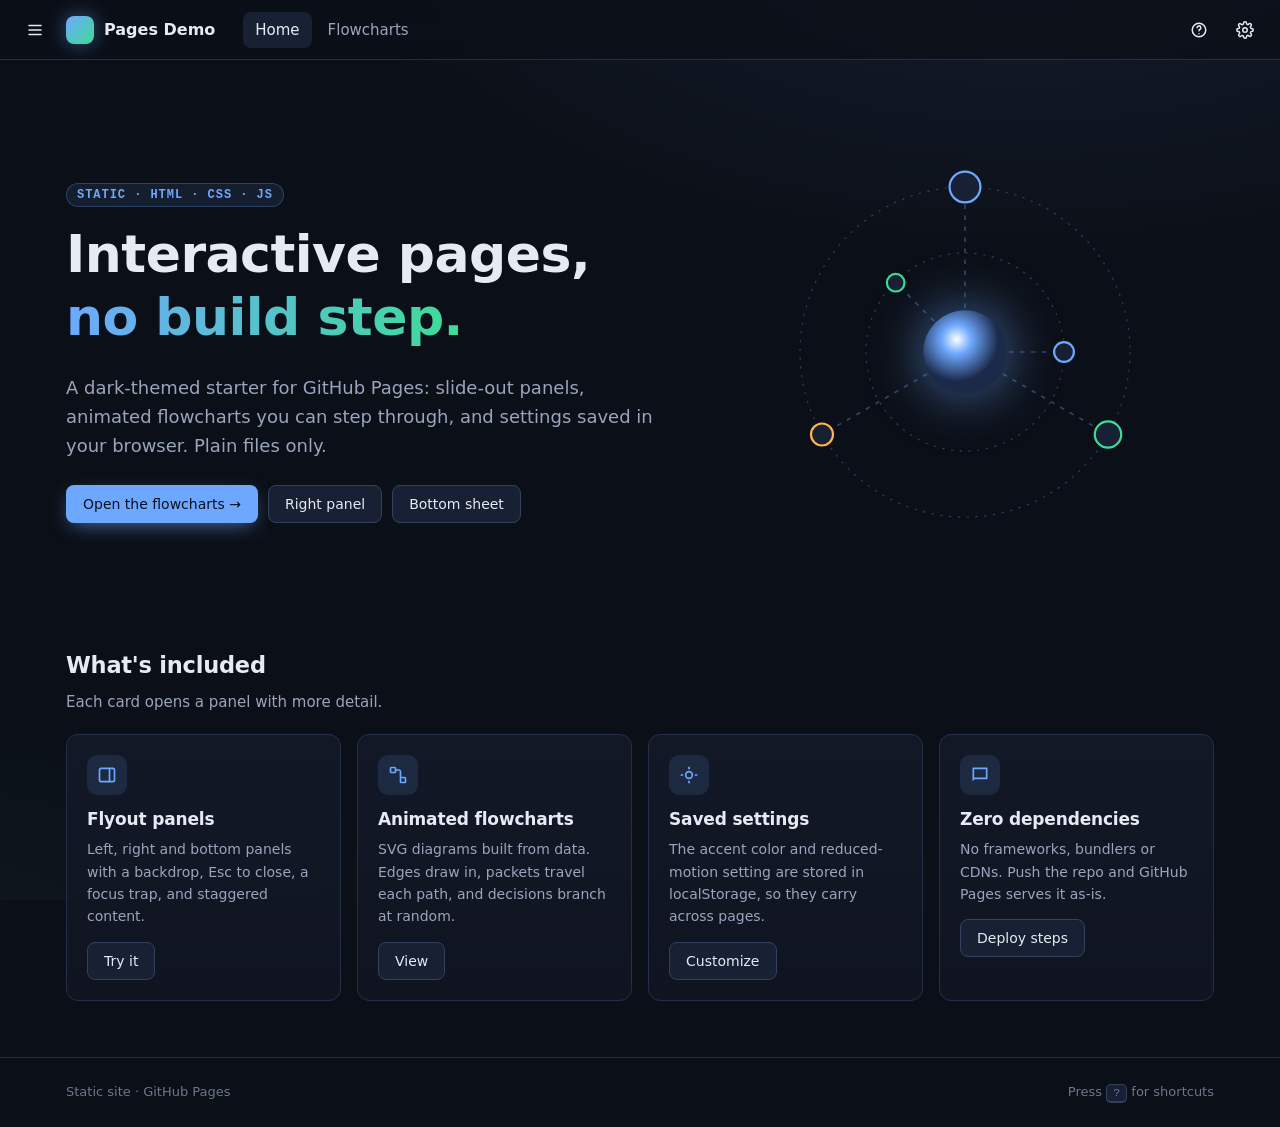
<file: index.html>
<!doctype html>
<html lang="en">
<head>
  <meta charset="utf-8">
  <meta name="viewport" content="width=device-width, initial-scale=1">
  <title>Pages Demo — Home</title>
  <meta name="description" content="Static, dark-themed interactive pages with flyout panels and animated flowcharts, hosted on GitHub Pages.">
  <meta name="theme-color" content="#0b0f17">
  <link rel="icon" href="data:image/svg+xml,%3Csvg xmlns='http://www.w3.org/2000/svg' viewBox='0 0 32 32'%3E%3Crect width='32' height='32' rx='8' fill='%236ea8fe'/%3E%3Cpath d='M9 16h6l3-6 3 12 2-6h0' stroke='%230b0f17' stroke-width='2.5' fill='none' stroke-linecap='round' stroke-linejoin='round'/%3E%3C/svg%3E">
  <link rel="stylesheet" href="assets/css/style.css">
</head>
<body>

  <header class="site-header">
    <button class="btn btn-ghost icon-btn" data-flyout-target="nav-panel" aria-controls="nav-panel" aria-label="Open navigation">
      <svg viewBox="0 0 24 24" fill="none" stroke="currentColor" stroke-width="2" stroke-linecap="round"><path d="M4 6h16M4 12h16M4 18h16"/></svg>
    </button>
    <a class="brand" href="./"><span class="brand-mark" aria-hidden="true"></span>Pages Demo</a>
    <nav class="top-nav" aria-label="Primary">
      <a href="./" aria-current="page">Home</a>
      <a href="flow.html">Flowcharts</a>
    </nav>
    <div class="header-actions">
      <button class="btn btn-ghost icon-btn" data-flyout-target="help-panel" aria-controls="help-panel" aria-label="Keyboard shortcuts">
        <svg viewBox="0 0 24 24" fill="none" stroke="currentColor" stroke-width="2" stroke-linecap="round"><circle cx="12" cy="12" r="9"/><path d="M9.5 9a2.5 2.5 0 1 1 3.5 2.3c-.7.3-1 1-1 1.7M12 17h.01"/></svg>
      </button>
      <button class="btn btn-ghost icon-btn" data-flyout-target="settings-panel" aria-controls="settings-panel" aria-label="Open settings">
        <svg viewBox="0 0 24 24" fill="none" stroke="currentColor" stroke-width="2" stroke-linecap="round" stroke-linejoin="round"><circle cx="12" cy="12" r="3"/><path d="M19.4 15a1.7 1.7 0 0 0 .3 1.8l.1.1a2 2 0 1 1-2.8 2.8l-.1-.1a1.7 1.7 0 0 0-1.8-.3 1.7 1.7 0 0 0-1 1.5V21a2 2 0 1 1-4 0v-.1a1.7 1.7 0 0 0-1.1-1.5 1.7 1.7 0 0 0-1.8.3l-.1.1a2 2 0 1 1-2.8-2.8l.1-.1a1.7 1.7 0 0 0 .3-1.8 1.7 1.7 0 0 0-1.5-1H3a2 2 0 1 1 0-4h.1a1.7 1.7 0 0 0 1.5-1.1 1.7 1.7 0 0 0-.3-1.8l-.1-.1a2 2 0 1 1 2.8-2.8l.1.1a1.7 1.7 0 0 0 1.8.3H9a1.7 1.7 0 0 0 1-1.5V3a2 2 0 1 1 4 0v.1a1.7 1.7 0 0 0 1 1.5 1.7 1.7 0 0 0 1.8-.3l.1-.1a2 2 0 1 1 2.8 2.8l-.1.1a1.7 1.7 0 0 0-.3 1.8V9a1.7 1.7 0 0 0 1.5 1H21a2 2 0 1 1 0 4h-.1a1.7 1.7 0 0 0-1.5 1z"/></svg>
      </button>
    </div>
  </header>

  <main class="container">
    <section class="hero">
      <div>
        <span class="eyebrow">Static · HTML · CSS · JS</span>
        <h1>Interactive pages,<br><span class="grad">no build step.</span></h1>
        <p class="lead">A dark-themed starter for GitHub Pages: slide-out panels, animated flowcharts you can step through, and settings saved in your browser. Plain files only.</p>
        <div class="hero-actions">
          <a class="btn btn-primary" href="flow.html">Open the flowcharts →</a>
          <button class="btn" data-flyout-target="details-panel" aria-controls="details-panel">Right panel</button>
          <button class="btn" data-flyout-target="sheet-panel" aria-controls="sheet-panel">Bottom sheet</button>
        </div>
      </div>

      <svg class="orbit" viewBox="0 0 400 400" role="img" aria-label="Decorative animated diagram of connected services">
        <defs>
          <radialGradient id="coreGrad" cx="40%" cy="35%">
            <stop offset="0%" stop-color="#fff"/>
            <stop offset="35%" style="stop-color:var(--accent)"/>
            <stop offset="100%" stop-color="#1b2a4a"/>
          </radialGradient>
        </defs>
        <circle class="ring" cx="200" cy="200" r="90"/>
        <circle class="ring" cx="200" cy="200" r="150"/>
        <g class="spin">
          <line class="link" x1="200" y1="200" x2="200" y2="50"/>
          <line class="link" x1="200" y1="200" x2="330" y2="275"/>
          <line class="link" x1="200" y1="200" x2="70" y2="275"/>
          <circle class="sat" cx="200" cy="50" r="14"/>
          <circle class="sat ok" cx="330" cy="275" r="12"/>
          <circle class="sat warn" cx="70" cy="275" r="10"/>
        </g>
        <g class="spin rev">
          <line class="link" x1="200" y1="200" x2="290" y2="200"/>
          <line class="link" x1="200" y1="200" x2="137" y2="137"/>
          <circle class="sat" cx="290" cy="200" r="9"/>
          <circle class="sat ok" cx="137" cy="137" r="8"/>
        </g>
        <circle class="core" cx="200" cy="200" r="38"/>
      </svg>
    </section>

    <section class="section">
      <div class="section-head">
        <div>
          <h2>What's included</h2>
          <p>Each card opens a panel with more detail.</p>
        </div>
      </div>
      <div class="grid">
        <article class="card">
          <div class="card-icon"><svg viewBox="0 0 24 24" fill="none" stroke="currentColor" stroke-width="2"><rect x="3" y="4" width="18" height="16" rx="2"/><path d="M15 4v16"/></svg></div>
          <h3>Flyout panels</h3>
          <p>Left, right and bottom panels with a backdrop, Esc to close, a focus trap, and staggered content.</p>
          <button class="btn" data-flyout-target="details-panel">Try it</button>
        </article>
        <article class="card">
          <div class="card-icon"><svg viewBox="0 0 24 24" fill="none" stroke="currentColor" stroke-width="2"><rect x="3" y="3" width="6" height="6" rx="1"/><rect x="15" y="15" width="6" height="6" rx="1"/><path d="M9 6h4a2 2 0 0 1 2 2v7"/></svg></div>
          <h3>Animated flowcharts</h3>
          <p>SVG diagrams built from data. Edges draw in, packets travel each path, and decisions branch at random.</p>
          <a class="btn" href="flow.html">View</a>
        </article>
        <article class="card">
          <div class="card-icon"><svg viewBox="0 0 24 24" fill="none" stroke="currentColor" stroke-width="2"><circle cx="12" cy="12" r="4"/><path d="M12 2v3M12 19v3M2 12h3M19 12h3"/></svg></div>
          <h3>Saved settings</h3>
          <p>The accent color and reduced-motion setting are stored in localStorage, so they carry across pages.</p>
          <button class="btn" data-flyout-target="settings-panel">Customize</button>
        </article>
        <article class="card">
          <div class="card-icon"><svg viewBox="0 0 24 24" fill="none" stroke="currentColor" stroke-width="2"><path d="M4 4h16v12H5.2L4 17.2z"/></svg></div>
          <h3>Zero dependencies</h3>
          <p>No frameworks, bundlers or CDNs. Push the repo and GitHub Pages serves it as-is.</p>
          <button class="btn" data-flyout-target="sheet-panel">Deploy steps</button>
        </article>
      </div>
    </section>
  </main>

  <footer class="site-footer">
    <div class="container">
      <span>Static site · GitHub Pages</span>
      <span>Press <kbd>?</kbd> for shortcuts</span>
    </div>
  </footer>

  <!-- ===================== Flyouts ===================== -->

  <aside class="flyout" id="nav-panel" data-side="left" aria-labelledby="nav-title">
    <div class="flyout-header">
      <span class="brand-mark" aria-hidden="true"></span>
      <h2 id="nav-title">Navigate</h2>
      <button class="btn btn-ghost icon-btn" data-flyout-close aria-label="Close">✕</button>
    </div>
    <div class="flyout-body">
      <ul class="nav-list stagger">
        <li><a href="./" aria-current="page"><svg viewBox="0 0 24 24" fill="none" stroke="currentColor" stroke-width="2"><path d="M3 11l9-7 9 7v9a1 1 0 0 1-1 1h-5v-6H9v6H4a1 1 0 0 1-1-1z"/></svg>Home</a></li>
        <li><a href="flow.html"><svg viewBox="0 0 24 24" fill="none" stroke="currentColor" stroke-width="2"><rect x="3" y="3" width="6" height="6" rx="1"/><rect x="15" y="15" width="6" height="6" rx="1"/><path d="M9 6h4a2 2 0 0 1 2 2v7"/></svg>Flowcharts</a></li>
        <li><a href="flow.html#request"><svg viewBox="0 0 24 24" fill="none" stroke="currentColor" stroke-width="2"><path d="M5 12h14M13 6l6 6-6 6"/></svg>Request lifecycle</a></li>
        <li><a href="#" data-flyout-target="settings-panel"><svg viewBox="0 0 24 24" fill="none" stroke="currentColor" stroke-width="2"><circle cx="12" cy="12" r="3"/><path d="M12 2v3M12 19v3M2 12h3M19 12h3"/></svg>Settings</a></li>
      </ul>
      <div class="nav-label">About</div>
      <p style="color:var(--text-dim);font-size:14px;margin:0 12px">The panels are plain HTML <code>&lt;aside&gt;</code> elements. A single script handles opening and closing them.</p>
    </div>
  </aside>

  <aside class="flyout" id="details-panel" data-side="right" aria-labelledby="details-title">
    <div class="flyout-header">
      <h2 id="details-title">Flyout anatomy</h2>
      <button class="btn btn-ghost icon-btn" data-flyout-close aria-label="Close">✕</button>
    </div>
    <div class="flyout-body stagger">
      <p style="color:var(--text-dim)">Any element with <code>data-flyout-target="id"</code> opens the panel with that id.</p>
      <details class="acc" open>
        <summary>Markup</summary>
        <div class="acc-body"><code>&lt;aside class="flyout" id="x" data-side="right"&gt;</code><br>Sides: <code>left</code>, <code>right</code>, <code>bottom</code>. Add <code>data-modal="false"</code> to drop the backdrop.</div>
      </details>
      <details class="acc">
        <summary>Keyboard</summary>
        <div class="acc-body"><kbd>Esc</kbd> closes the top panel. <kbd>Tab</kbd> stays inside modal panels. Focus goes back to the button that opened the panel.</div>
      </details>
      <details class="acc">
        <summary>JavaScript API</summary>
        <div class="acc-body"><code>Flyout.open(id)</code>, <code>Flyout.close(id)</code>, <code>Flyout.toggle(id)</code>, <code>Flyout.closeAll()</code>. Each panel fires <code>flyout:open</code> and <code>flyout:close</code> events.</div>
      </details>
      <details class="acc">
        <summary>Stacking</summary>
        <div class="acc-body">Panels on different sides can be open together. Try opening the bottom sheet from here.</div>
      </details>
      <button class="btn" data-flyout-target="sheet-panel">Open bottom sheet</button>
    </div>
  </aside>

  <aside class="flyout" id="sheet-panel" data-side="bottom" aria-labelledby="sheet-title">
    <div class="flyout-header">
      <h2 id="sheet-title">Publish to GitHub Pages</h2>
      <button class="btn btn-ghost icon-btn" data-flyout-close aria-label="Close">✕</button>
    </div>
    <div class="flyout-body">
      <div class="container" style="padding:0">
        <ol class="stagger" style="color:var(--text-dim);padding-left:20px;margin:0">
          <li>Push this repository to GitHub.</li>
          <li>Open <strong>Settings → Pages</strong>.</li>
          <li>Under <strong>Build and deployment</strong>, choose <em>Deploy from a branch</em>.</li>
          <li>Pick branch <code>main</code> and folder <code>/ (root)</code>, then save.</li>
          <li>After a minute or so the site is live at <code>https://&lt;user&gt;.github.io/&lt;repo&gt;/</code>.</li>
        </ol>
      </div>
    </div>
  </aside>

  <aside class="flyout" id="settings-panel" data-side="right" aria-labelledby="settings-title">
    <div class="flyout-header">
      <h2 id="settings-title">Settings</h2>
      <button class="btn btn-ghost icon-btn" data-flyout-close aria-label="Close">✕</button>
    </div>
    <div class="flyout-body stagger">
      <div class="field">
        <span class="label">Accent color</span>
        <div class="swatches">
          <button class="swatch" data-color="#6ea8fe" style="background:#6ea8fe" aria-label="Blue"></button>
          <button class="swatch" data-color="#a78bfa" style="background:#a78bfa" aria-label="Violet"></button>
          <button class="swatch" data-color="#3ddc97" style="background:#3ddc97" aria-label="Green"></button>
          <button class="swatch" data-color="#ff8a65" style="background:#ff8a65" aria-label="Orange"></button>
          <button class="swatch" data-color="#f472b6" style="background:#f472b6" aria-label="Pink"></button>
        </div>
      </div>
      <div class="field">
        <label class="switch">Reduce motion <input type="checkbox" id="reduceMotion"></label>
        <div class="hint">Turns animations off. Your system's reduced-motion setting is also respected.</div>
      </div>
    </div>
    <div class="flyout-footer">
      <button class="btn" id="resetSettings">Reset</button>
      <button class="btn btn-primary" data-flyout-close>Done</button>
    </div>
  </aside>

  <aside class="flyout" id="help-panel" data-side="right" aria-labelledby="help-title">
    <div class="flyout-header">
      <h2 id="help-title">Keyboard shortcuts</h2>
      <button class="btn btn-ghost icon-btn" data-flyout-close aria-label="Close">✕</button>
    </div>
    <div class="flyout-body">
      <dl class="kv stagger">
        <dt><kbd>?</kbd></dt><dd>Show this panel</dd>
        <dt><kbd>m</kbd></dt><dd>Toggle navigation</dd>
        <dt><kbd>,</kbd></dt><dd>Open settings</dd>
        <dt><kbd>Esc</kbd></dt><dd>Close top panel</dd>
      </dl>
    </div>
  </aside>

  <script src="assets/js/main.js"></script>
  <script src="assets/js/shortcuts.js"></script>
</body>
</html>
</file>
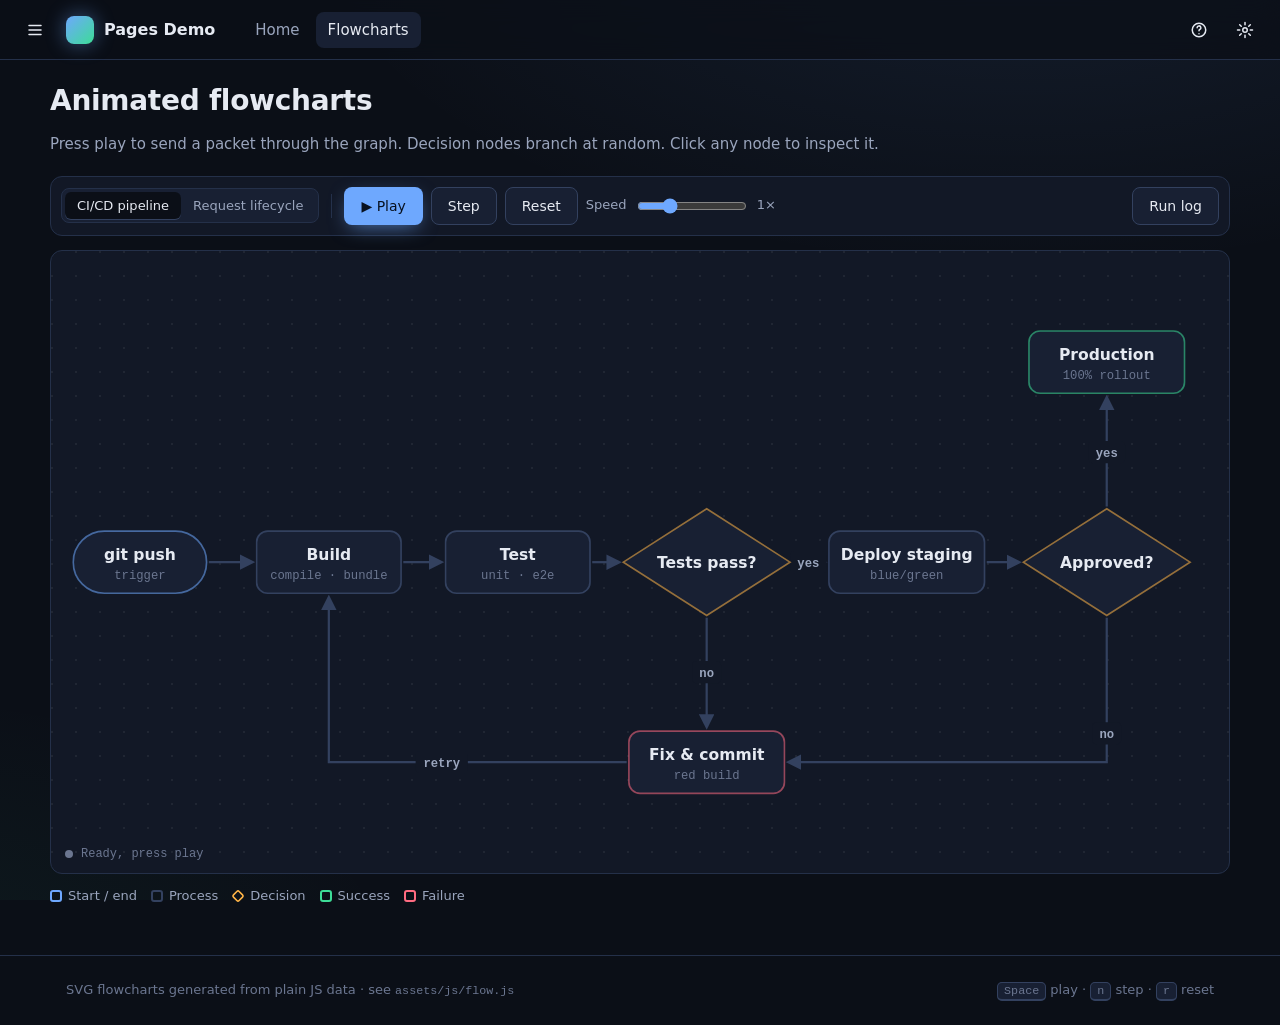
<file: flow.html>
<!doctype html>
<html lang="en">
<head>
  <meta charset="utf-8">
  <meta name="viewport" content="width=device-width, initial-scale=1">
  <title>Pages Demo — Flowcharts</title>
  <meta name="description" content="Animated, interactive SVG flowcharts you can play, step through and inspect.">
  <meta name="theme-color" content="#0b0f17">
  <link rel="icon" href="data:image/svg+xml,%3Csvg xmlns='http://www.w3.org/2000/svg' viewBox='0 0 32 32'%3E%3Crect width='32' height='32' rx='8' fill='%236ea8fe'/%3E%3Cpath d='M9 16h6l3-6 3 12 2-6h0' stroke='%230b0f17' stroke-width='2.5' fill='none' stroke-linecap='round' stroke-linejoin='round'/%3E%3C/svg%3E">
  <link rel="stylesheet" href="assets/css/style.css">
</head>
<body>

  <header class="site-header">
    <button class="btn btn-ghost icon-btn" data-flyout-target="nav-panel" aria-controls="nav-panel" aria-label="Open navigation">
      <svg viewBox="0 0 24 24" fill="none" stroke="currentColor" stroke-width="2" stroke-linecap="round"><path d="M4 6h16M4 12h16M4 18h16"/></svg>
    </button>
    <a class="brand" href="./"><span class="brand-mark" aria-hidden="true"></span>Pages Demo</a>
    <nav class="top-nav" aria-label="Primary">
      <a href="./">Home</a>
      <a href="flow.html" aria-current="page">Flowcharts</a>
    </nav>
    <div class="header-actions">
      <button class="btn btn-ghost icon-btn" data-flyout-target="help-panel" aria-controls="help-panel" aria-label="Keyboard shortcuts">
        <svg viewBox="0 0 24 24" fill="none" stroke="currentColor" stroke-width="2" stroke-linecap="round"><circle cx="12" cy="12" r="9"/><path d="M9.5 9a2.5 2.5 0 1 1 3.5 2.3c-.7.3-1 1-1 1.7M12 17h.01"/></svg>
      </button>
      <button class="btn btn-ghost icon-btn" data-flyout-target="settings-panel" aria-controls="settings-panel" aria-label="Open settings">
        <svg viewBox="0 0 24 24" fill="none" stroke="currentColor" stroke-width="2" stroke-linecap="round" stroke-linejoin="round"><circle cx="12" cy="12" r="3"/><path d="M12 2v3M12 19v3M2 12h3M19 12h3M4.9 4.9l2.1 2.1M17 17l2.1 2.1M4.9 19.1L7 17M17 7l2.1-2.1"/></svg>
      </button>
    </div>
  </header>

  <main class="container flow-layout">
    <div class="section-head">
      <div>
        <h1 style="font-size:28px">Animated flowcharts</h1>
        <p>Press play to send a packet through the graph. Decision nodes branch at random. Click any node to inspect it.</p>
      </div>
    </div>

    <div class="flow-toolbar" role="toolbar" aria-label="Flowchart controls">
      <div class="tabs" role="tablist" aria-label="Choose a flowchart" id="flowTabs"></div>
      <span class="sep" aria-hidden="true"></span>
      <button class="btn btn-primary" id="playBtn" aria-keyshortcuts="Space">▶ Play</button>
      <button class="btn" id="stepBtn" aria-keyshortcuts="n">Step</button>
      <button class="btn" id="resetBtn" aria-keyshortcuts="r">Reset</button>
      <label class="speed">Speed <input type="range" id="speed" min="0.25" max="3" step="0.25" value="1"><output id="speedOut">1×</output></label>
      <span class="grow"></span>
      <button class="btn" data-flyout-target="log-panel" aria-controls="log-panel" aria-keyshortcuts="l">Run log</button>
    </div>

    <div class="flow-stage" id="stage">
      <svg id="flowSvg" role="group" aria-label="Flowchart"></svg>
      <div class="flow-status" id="status"><span class="dot"></span><span id="statusText">Ready</span></div>
    </div>

    <div class="legend" aria-label="Legend">
      <span><i style="border-color:var(--accent)"></i>Start / end</span>
      <span><i style="border-color:var(--border-strong)"></i>Process</span>
      <span><i style="border-color:var(--warn);transform:rotate(45deg) scale(.8)"></i>Decision</span>
      <span><i style="border-color:var(--ok)"></i>Success</span>
      <span><i style="border-color:var(--bad)"></i>Failure</span>
    </div>
  </main>

  <footer class="site-footer">
    <div class="container">
      <span>SVG flowcharts generated from plain JS data · see <code>assets/js/flow.js</code></span>
      <span><kbd>Space</kbd> play · <kbd>n</kbd> step · <kbd>r</kbd> reset</span>
    </div>
  </footer>

  <!-- ===================== Flyouts ===================== -->

  <!-- Node inspector: non-modal so the animation stays visible -->
  <aside class="flyout" id="node-panel" data-side="right" data-modal="false" aria-labelledby="node-title">
    <div class="flyout-header">
      <h2 id="node-title">Node</h2>
      <button class="btn btn-ghost icon-btn" data-flyout-close aria-label="Close">✕</button>
    </div>
    <div class="flyout-body" id="nodeBody"></div>
    <div class="flyout-footer">
      <button class="btn" id="runFromHere">Run from here</button>
    </div>
  </aside>

  <aside class="flyout" id="log-panel" data-side="left" data-modal="false" aria-labelledby="log-title">
    <div class="flyout-header">
      <h2 id="log-title">Run log</h2>
      <button class="btn btn-ghost" id="clearLog">Clear</button>
      <button class="btn btn-ghost icon-btn" data-flyout-close aria-label="Close" style="margin-left:0">✕</button>
    </div>
    <div class="flyout-body">
      <ol class="log" id="log" aria-live="polite"></ol>
    </div>
  </aside>

  <aside class="flyout" id="nav-panel" data-side="left" aria-labelledby="nav-title">
    <div class="flyout-header">
      <span class="brand-mark" aria-hidden="true"></span>
      <h2 id="nav-title">Navigate</h2>
      <button class="btn btn-ghost icon-btn" data-flyout-close aria-label="Close">✕</button>
    </div>
    <div class="flyout-body">
      <ul class="nav-list stagger">
        <li><a href="./"><svg viewBox="0 0 24 24" fill="none" stroke="currentColor" stroke-width="2"><path d="M3 11l9-7 9 7v9a1 1 0 0 1-1 1h-5v-6H9v6H4a1 1 0 0 1-1-1z"/></svg>Home</a></li>
        <li><a href="flow.html#pipeline" aria-current="page"><svg viewBox="0 0 24 24" fill="none" stroke="currentColor" stroke-width="2"><rect x="3" y="3" width="6" height="6" rx="1"/><rect x="15" y="15" width="6" height="6" rx="1"/><path d="M9 6h4a2 2 0 0 1 2 2v7"/></svg>CI/CD pipeline</a></li>
        <li><a href="flow.html#request"><svg viewBox="0 0 24 24" fill="none" stroke="currentColor" stroke-width="2"><path d="M5 12h14M13 6l6 6-6 6"/></svg>Request lifecycle</a></li>
        <li><a href="#" data-flyout-target="settings-panel"><svg viewBox="0 0 24 24" fill="none" stroke="currentColor" stroke-width="2"><circle cx="12" cy="12" r="3"/><path d="M12 2v3M12 19v3M2 12h3M19 12h3"/></svg>Settings</a></li>
      </ul>
    </div>
  </aside>

  <aside class="flyout" id="settings-panel" data-side="right" aria-labelledby="settings-title">
    <div class="flyout-header">
      <h2 id="settings-title">Settings</h2>
      <button class="btn btn-ghost icon-btn" data-flyout-close aria-label="Close">✕</button>
    </div>
    <div class="flyout-body stagger">
      <div class="field">
        <span class="label">Accent color</span>
        <div class="swatches">
          <button class="swatch" data-color="#6ea8fe" style="background:#6ea8fe" aria-label="Blue"></button>
          <button class="swatch" data-color="#a78bfa" style="background:#a78bfa" aria-label="Violet"></button>
          <button class="swatch" data-color="#3ddc97" style="background:#3ddc97" aria-label="Green"></button>
          <button class="swatch" data-color="#ff8a65" style="background:#ff8a65" aria-label="Orange"></button>
          <button class="swatch" data-color="#f472b6" style="background:#f472b6" aria-label="Pink"></button>
        </div>
      </div>
      <div class="field">
        <label class="switch">Reduce motion <input type="checkbox" id="reduceMotion"></label>
        <div class="hint">Turns off decorative animation. The packet still moves when you press play.</div>
      </div>
      <div class="field">
        <label class="switch">Auto-loop runs <input type="checkbox" id="autoLoop"></label>
        <div class="hint">Starts a new run when the packet reaches an end node.</div>
      </div>
    </div>
    <div class="flyout-footer">
      <button class="btn" id="resetSettings">Reset</button>
      <button class="btn btn-primary" data-flyout-close>Done</button>
    </div>
  </aside>

  <aside class="flyout" id="help-panel" data-side="right" aria-labelledby="help-title">
    <div class="flyout-header">
      <h2 id="help-title">Keyboard shortcuts</h2>
      <button class="btn btn-ghost icon-btn" data-flyout-close aria-label="Close">✕</button>
    </div>
    <div class="flyout-body">
      <dl class="kv stagger">
        <dt><kbd>Space</kbd></dt><dd>Play / pause</dd>
        <dt><kbd>n</kbd></dt><dd>Step one hop</dd>
        <dt><kbd>r</kbd></dt><dd>Reset run</dd>
        <dt><kbd>l</kbd></dt><dd>Toggle run log</dd>
        <dt><kbd>1</kbd> / <kbd>2</kbd></dt><dd>Switch flowchart</dd>
        <dt><kbd>?</kbd></dt><dd>Show this panel</dd>
        <dt><kbd>m</kbd></dt><dd>Toggle navigation</dd>
        <dt><kbd>Esc</kbd></dt><dd>Close top panel</dd>
      </dl>
    </div>
  </aside>

  <script src="assets/js/main.js"></script>
  <script src="assets/js/shortcuts.js"></script>
  <script src="assets/js/flow-data.js"></script>
  <script src="assets/js/flow.js"></script>
</body>
</html>
</file>
<file: assets/css/style.css>
/* ==========================================================================
   Base tokens — dark theme
   ========================================================================== */
:root {
  --bg: #0b0f17;
  --bg-elev: #121826;
  --bg-elev-2: #182033;
  --border: #243049;
  --border-strong: #33415f;
  --text: #e6eaf2;
  --text-dim: #9aa5bd;
  --text-faint: #6b7690;
  --accent: #6ea8fe;
  --accent-rgb: 110, 168, 254;
  --ok: #3ddc97;
  --warn: #ffb547;
  --bad: #ff6b81;
  --radius: 12px;
  --radius-sm: 8px;
  --shadow: 0 20px 50px -12px rgba(0, 0, 0, .6);
  --font: "Inter", system-ui, -apple-system, "Segoe UI", Roboto, sans-serif;
  --mono: "JetBrains Mono", ui-monospace, SFMono-Regular, Menlo, monospace;
  --header-h: 60px;
  --ease: cubic-bezier(.22, .8, .24, 1);
  color-scheme: dark;
}

*, *::before, *::after { box-sizing: border-box; }

html, body { margin: 0; }

body {
  background:
    radial-gradient(1200px 600px at 80% -10%, rgba(var(--accent-rgb), .10), transparent 60%),
    radial-gradient(900px 500px at -10% 110%, rgba(61, 220, 151, .06), transparent 60%),
    var(--bg);
  background-attachment: fixed;
  color: var(--text);
  font: 15px/1.6 var(--font);
  min-height: 100vh;
  -webkit-font-smoothing: antialiased;
}

body.no-scroll { overflow: hidden; }

a { color: var(--accent); text-decoration: none; }
a:hover { text-decoration: underline; }

h1, h2, h3 { line-height: 1.2; margin: 0 0 .5em; letter-spacing: -.01em; }
p { margin: 0 0 1em; }
code, kbd { font-family: var(--mono); font-size: .9em; }
kbd {
  background: var(--bg-elev-2); border: 1px solid var(--border-strong);
  border-bottom-width: 2px; border-radius: 5px; padding: 1px 6px;
}

:focus-visible { outline: 2px solid var(--accent); outline-offset: 2px; border-radius: 4px; }

.sr-only {
  position: absolute; width: 1px; height: 1px; overflow: hidden;
  clip: rect(0 0 0 0); white-space: nowrap;
}

/* ==========================================================================
   Header
   ========================================================================== */
.site-header {
  position: sticky; top: 0; z-index: 50;
  height: var(--header-h);
  display: flex; align-items: center; gap: 12px;
  padding: 0 16px;
  background: rgba(11, 15, 23, .75);
  backdrop-filter: blur(12px);
  -webkit-backdrop-filter: blur(12px);
  border-bottom: 1px solid var(--border);
}

.brand {
  display: flex; align-items: center; gap: 10px;
  color: var(--text); font-weight: 700; font-size: 16px;
}
.brand:hover { text-decoration: none; }
.brand-mark {
  width: 28px; height: 28px; border-radius: 8px;
  background: linear-gradient(135deg, var(--accent), var(--ok));
  box-shadow: 0 0 20px rgba(var(--accent-rgb), .45);
}

.top-nav { display: flex; gap: 4px; margin-left: 16px; }
.top-nav a {
  color: var(--text-dim); padding: 6px 12px; border-radius: var(--radius-sm);
  font-weight: 500;
}
.top-nav a:hover { color: var(--text); background: var(--bg-elev-2); text-decoration: none; }
.top-nav a[aria-current="page"] { color: var(--text); background: var(--bg-elev-2); }

.header-actions { margin-left: auto; display: flex; gap: 8px; }

@media (max-width: 720px) {
  .top-nav { display: none; }
}

/* ==========================================================================
   Buttons
   ========================================================================== */
.btn {
  display: inline-flex; align-items: center; justify-content: center; gap: 8px;
  height: 38px; padding: 0 16px;
  border-radius: var(--radius-sm);
  border: 1px solid var(--border-strong);
  background: var(--bg-elev-2);
  color: var(--text);
  font: 500 14px var(--font);
  cursor: pointer;
  transition: background .15s, border-color .15s, transform .1s, box-shadow .15s;
  white-space: nowrap;
}
.btn:hover { background: #1f2940; border-color: #445478; text-decoration: none; }
.btn:active { transform: translateY(1px); }
.btn[disabled] { opacity: .45; cursor: not-allowed; }

.btn-primary {
  background: var(--accent); border-color: transparent; color: #08111f;
  box-shadow: 0 6px 20px -6px rgba(var(--accent-rgb), .7);
}
.btn-primary:hover { background: var(--accent); filter: brightness(1.1); }

.btn-ghost { background: transparent; border-color: transparent; }
.btn-ghost:hover { background: var(--bg-elev-2); border-color: var(--border); }

.icon-btn { width: 38px; padding: 0; }
.icon-btn svg { width: 18px; height: 18px; }

/* ==========================================================================
   Layout
   ========================================================================== */
.container { max-width: 1180px; margin: 0 auto; padding: 0 16px; }

.hero {
  display: grid; grid-template-columns: 1.1fr .9fr; gap: 40px; align-items: center;
  padding: 72px 0 48px;
}
.hero h1 { font-size: clamp(32px, 5vw, 52px); }
.hero h1 .grad {
  background: linear-gradient(90deg, var(--accent), var(--ok));
  -webkit-background-clip: text; background-clip: text; color: transparent;
}
.hero p.lead { color: var(--text-dim); font-size: 18px; max-width: 52ch; }
.hero-actions { display: flex; flex-wrap: wrap; gap: 10px; margin-top: 24px; }

@media (max-width: 860px) {
  .hero { grid-template-columns: 1fr; padding-top: 40px; }
}

.eyebrow {
  display: inline-block; font: 600 12px var(--mono); letter-spacing: .08em;
  text-transform: uppercase; color: var(--accent);
  background: rgba(var(--accent-rgb), .1); border: 1px solid rgba(var(--accent-rgb), .25);
  padding: 4px 10px; border-radius: 999px; margin-bottom: 16px;
}

.section { padding: 32px 0 56px; }
.section-head { display: flex; align-items: end; justify-content: space-between; gap: 16px; margin-bottom: 20px; flex-wrap: wrap; }
.section-head p { color: var(--text-dim); margin: 0; }

.grid { display: grid; grid-template-columns: repeat(auto-fill, minmax(260px, 1fr)); gap: 16px; }

.card {
  position: relative;
  background: linear-gradient(180deg, var(--bg-elev), rgba(18, 24, 38, .6));
  border: 1px solid var(--border);
  border-radius: var(--radius);
  padding: 20px;
  transition: border-color .2s, transform .2s var(--ease), box-shadow .2s;
}
.card:hover { border-color: var(--border-strong); transform: translateY(-2px); box-shadow: var(--shadow); }
.card h3 { font-size: 17px; }
.card p { color: var(--text-dim); font-size: 14px; }
.card .card-icon {
  width: 40px; height: 40px; border-radius: 10px; display: grid; place-items: center;
  background: rgba(var(--accent-rgb), .12); color: var(--accent); margin-bottom: 14px;
}
.card .card-icon svg { width: 20px; height: 20px; }

.site-footer {
  border-top: 1px solid var(--border); color: var(--text-faint);
  padding: 24px 0; font-size: 13px;
}
.site-footer .container { display: flex; justify-content: space-between; gap: 16px; flex-wrap: wrap; }

/* ==========================================================================
   Hero orbit illustration
   ========================================================================== */
.orbit { width: 100%; max-width: 440px; justify-self: center; aspect-ratio: 1; }
.orbit .ring { fill: none; stroke: var(--border-strong); stroke-dasharray: 2 6; }
.orbit .spin { transform-origin: 200px 200px; animation: spin 18s linear infinite; }
.orbit .spin.rev { animation-duration: 28s; animation-direction: reverse; }
.orbit .core { fill: url(#coreGrad); filter: drop-shadow(0 0 24px rgba(var(--accent-rgb), .6)); }
.orbit .sat { fill: var(--bg-elev-2); stroke: var(--accent); stroke-width: 2; }
.orbit .sat.ok { stroke: var(--ok); }
.orbit .sat.warn { stroke: var(--warn); }
.orbit .link { stroke: rgba(var(--accent-rgb), .35); stroke-width: 1.5; stroke-dasharray: 4 6; animation: dash 1.2s linear infinite; }

@keyframes spin { to { transform: rotate(360deg); } }
@keyframes dash { to { stroke-dashoffset: -20; } }

/* ==========================================================================
   Flyout panels
   ========================================================================== */
.flyout-backdrop {
  position: fixed; inset: 0; z-index: 90;
  background: rgba(3, 6, 12, .55);
  backdrop-filter: blur(3px);
  -webkit-backdrop-filter: blur(3px);
  opacity: 0; visibility: hidden;
  transition: opacity .3s var(--ease), visibility .3s;
}
.flyout-backdrop.is-visible { opacity: 1; visibility: visible; }

.flyout {
  position: fixed; z-index: 100;
  display: flex; flex-direction: column;
  background: var(--bg-elev);
  border: 1px solid var(--border);
  box-shadow: var(--shadow);
  visibility: hidden;
  transition: transform .38s var(--ease), visibility .38s;
}
.flyout.is-open { visibility: visible; transform: none !important; }

.flyout[data-side="left"]  { top: 0; bottom: 0; left: 0;  width: min(320px, 88vw); transform: translateX(-102%); border-left: 0; }
.flyout[data-side="right"] { top: 0; bottom: 0; right: 0; width: min(420px, 92vw); transform: translateX(102%); border-right: 0; }
.flyout[data-side="bottom"] {
  left: 0; right: 0; bottom: 0; max-height: 70vh;
  transform: translateY(102%); border-bottom: 0;
  border-radius: 18px 18px 0 0;
}
.flyout[data-side="bottom"]::before {
  content: ""; display: block; width: 44px; height: 5px; border-radius: 3px;
  background: var(--border-strong); margin: 10px auto 0;
}

/* Non-modal flyouts (no backdrop) sit under the header */
.flyout[data-modal="false"]:not([data-side="bottom"]) { top: var(--header-h); }

.flyout-header {
  display: flex; align-items: center; gap: 12px;
  padding: 16px 20px; border-bottom: 1px solid var(--border);
}
.flyout-header h2 { font-size: 17px; margin: 0; }
.flyout-header .btn { margin-left: auto; }
.flyout-body { padding: 20px; overflow-y: auto; flex: 1; }
.flyout-footer { padding: 16px 20px; border-top: 1px solid var(--border); display: flex; gap: 8px; justify-content: flex-end; }

/* Stagger child items in when the panel opens */
.flyout .stagger > * { opacity: 0; transform: translateX(-8px); transition: opacity .3s, transform .3s var(--ease); }
.flyout[data-side="right"] .stagger > * { transform: translateX(8px); }
.flyout.is-open .stagger > * { opacity: 1; transform: none; }
.flyout.is-open .stagger > *:nth-child(1) { transition-delay: .08s; }
.flyout.is-open .stagger > *:nth-child(2) { transition-delay: .12s; }
.flyout.is-open .stagger > *:nth-child(3) { transition-delay: .16s; }
.flyout.is-open .stagger > *:nth-child(4) { transition-delay: .20s; }
.flyout.is-open .stagger > *:nth-child(5) { transition-delay: .24s; }
.flyout.is-open .stagger > *:nth-child(6) { transition-delay: .28s; }
.flyout.is-open .stagger > *:nth-child(n+7) { transition-delay: .32s; }

.nav-list { list-style: none; margin: 0; padding: 0; display: grid; gap: 4px; }
.nav-list a {
  display: flex; align-items: center; gap: 12px;
  padding: 10px 12px; border-radius: var(--radius-sm);
  color: var(--text-dim); font-weight: 500;
}
.nav-list a:hover, .nav-list a[aria-current="page"] { background: var(--bg-elev-2); color: var(--text); text-decoration: none; }
.nav-list svg { width: 18px; height: 18px; flex: none; }
.nav-label { font: 600 11px var(--mono); text-transform: uppercase; letter-spacing: .1em; color: var(--text-faint); margin: 20px 12px 8px; }

/* Form controls inside panels */
.field { margin-bottom: 20px; }
.field > label, .field > .label { display: block; font-weight: 600; font-size: 13px; margin-bottom: 8px; }
.field .hint { color: var(--text-faint); font-size: 12px; margin-top: 6px; }

.swatches { display: flex; gap: 10px; flex-wrap: wrap; }
.swatch {
  width: 34px; height: 34px; border-radius: 50%; cursor: pointer;
  border: 2px solid transparent; box-shadow: inset 0 0 0 2px var(--bg-elev);
  transition: transform .15s;
}
.swatch:hover { transform: scale(1.1); }
.swatch[aria-pressed="true"] { border-color: var(--text); }

input[type="range"] { width: 100%; accent-color: var(--accent); }

.switch { display: flex; align-items: center; justify-content: space-between; gap: 12px; cursor: pointer; }
.switch input { appearance: none; -webkit-appearance: none; width: 40px; height: 22px; border-radius: 999px; background: var(--border-strong); position: relative; cursor: pointer; transition: background .2s; flex: none; margin: 0; }
.switch input::after { content: ""; position: absolute; top: 3px; left: 3px; width: 16px; height: 16px; border-radius: 50%; background: #fff; transition: transform .2s var(--ease); }
.switch input:checked { background: var(--accent); }
.switch input:checked::after { transform: translateX(18px); }

select {
  width: 100%; height: 38px; padding: 0 12px;
  background: var(--bg-elev-2); color: var(--text);
  border: 1px solid var(--border-strong); border-radius: var(--radius-sm);
  font: 14px var(--font);
}

/* ==========================================================================
   Accordion (inside flyouts)
   ========================================================================== */
details.acc { border: 1px solid var(--border); border-radius: var(--radius-sm); background: var(--bg-elev-2); margin-bottom: 8px; overflow: hidden; }
details.acc summary { cursor: pointer; padding: 12px 14px; font-weight: 600; list-style: none; display: flex; justify-content: space-between; align-items: center; }
details.acc summary::-webkit-details-marker { display: none; }
details.acc summary::after { content: "+"; color: var(--text-faint); font-size: 18px; transition: transform .2s; }
details.acc[open] summary::after { transform: rotate(45deg); }
details.acc .acc-body { padding: 0 14px 14px; color: var(--text-dim); font-size: 14px; }

/* ==========================================================================
   Toast
   ========================================================================== */
.toast-stack { position: fixed; right: 16px; bottom: 16px; z-index: 200; display: grid; gap: 8px; pointer-events: none; }
.toast {
  pointer-events: auto;
  background: var(--bg-elev-2); border: 1px solid var(--border-strong);
  border-left: 3px solid var(--accent);
  padding: 10px 14px; border-radius: var(--radius-sm); box-shadow: var(--shadow);
  font-size: 14px; max-width: 320px;
  animation: toast-in .3s var(--ease);
}
.toast.out { animation: toast-out .25s var(--ease) forwards; }
@keyframes toast-in { from { opacity: 0; transform: translateY(10px); } }
@keyframes toast-out { to { opacity: 0; transform: translateY(10px); } }

/* ==========================================================================
   Flowchart page
   ========================================================================== */
.flow-layout { padding: 24px 0 48px; }

.flow-toolbar {
  display: flex; flex-wrap: wrap; align-items: center; gap: 8px;
  padding: 10px; margin-bottom: 14px;
  background: var(--bg-elev); border: 1px solid var(--border); border-radius: var(--radius);
}
.flow-toolbar .sep { width: 1px; height: 24px; background: var(--border); margin: 0 4px; }
.flow-toolbar .grow { flex: 1; }
.flow-toolbar label.speed { display: flex; align-items: center; gap: 8px; color: var(--text-dim); font-size: 13px; }
.flow-toolbar label.speed input { width: 110px; }

.tabs { display: inline-flex; background: var(--bg-elev-2); border: 1px solid var(--border); border-radius: var(--radius-sm); padding: 3px; }
.tabs button {
  border: 0; background: transparent; color: var(--text-dim);
  font: 500 13px var(--font); padding: 6px 12px; border-radius: 6px; cursor: pointer;
}
.tabs button[aria-selected="true"] { background: var(--bg); color: var(--text); box-shadow: 0 1px 0 var(--border-strong); }

.flow-stage {
  position: relative;
  background:
    radial-gradient(circle at 1px 1px, rgba(255, 255, 255, .06) 1px, transparent 0) 0 0 / 24px 24px,
    var(--bg-elev);
  border: 1px solid var(--border); border-radius: var(--radius);
  overflow: hidden;
}
.flow-stage svg { display: block; width: 100%; height: auto; }

.flow-status {
  position: absolute; left: 14px; bottom: 12px;
  font: 12px var(--mono); color: var(--text-faint);
  display: flex; align-items: center; gap: 8px;
}
.flow-status .dot { width: 8px; height: 8px; border-radius: 50%; background: var(--text-faint); }
.flow-status.running .dot { background: var(--ok); box-shadow: 0 0 10px var(--ok); animation: pulse 1.2s infinite; }
@keyframes pulse { 50% { opacity: .35; } }

/* SVG nodes */
.node { cursor: pointer; }
.node .shape {
  fill: var(--bg-elev-2); stroke: var(--border-strong); stroke-width: 1.5;
  transition: fill .25s, stroke .25s, filter .25s;
}
.node text { fill: var(--text); font: 600 14px var(--font); pointer-events: none; }
.node text.sub { fill: var(--text-faint); font: 500 11px var(--mono); }
.node:hover .shape { stroke: var(--accent); }
.node:focus { outline: none; }
.node:focus-visible .shape { stroke: var(--accent); stroke-width: 2.5; }

.node.terminal .shape { stroke: rgba(var(--accent-rgb), .55); }
.node.decision .shape { stroke: rgba(255, 181, 71, .55); }
.node.error .shape { stroke: rgba(255, 107, 129, .55); }
.node.success .shape { stroke: rgba(61, 220, 151, .55); }

.node.visited .shape { fill: #1a2438; }
.node.active .shape {
  fill: rgba(var(--accent-rgb), .18); stroke: var(--accent); stroke-width: 2.5;
  filter: drop-shadow(0 0 14px rgba(var(--accent-rgb), .55));
}
.node.active.error .shape { fill: rgba(255, 107, 129, .16); stroke: var(--bad); filter: drop-shadow(0 0 14px rgba(255, 107, 129, .5)); }
.node.active.success .shape { fill: rgba(61, 220, 151, .16); stroke: var(--ok); filter: drop-shadow(0 0 14px rgba(61, 220, 151, .5)); }
.node.active.decision .shape { fill: rgba(255, 181, 71, .14); stroke: var(--warn); filter: drop-shadow(0 0 14px rgba(255, 181, 71, .45)); }
.node.selected .shape { stroke-dasharray: 5 4; stroke: var(--text); }

.node .ring {
  fill: none; stroke: var(--accent); stroke-width: 2; opacity: 0;
  transform-box: fill-box; transform-origin: center;
}
.node.pulse .ring { animation: ring 0.9s var(--ease); }
@keyframes ring { 0% { opacity: .8; transform: scale(1); } 100% { opacity: 0; transform: scale(1.35); } }

/* SVG edges */
.edge path.base { fill: none; stroke: var(--border-strong); stroke-width: 2; }
.edge path.flow { fill: none; stroke: var(--accent); stroke-width: 2.5; stroke-dasharray: 6 10; opacity: 0; transition: opacity .3s; }
.edge.active path.flow { opacity: 1; animation: march .6s linear infinite; }
.edge.taken path.base { stroke: rgba(var(--accent-rgb), .45); }
.edge.no path.flow { stroke: var(--bad); }
.edge.no.taken path.base { stroke: rgba(255, 107, 129, .45); }
.edge text { fill: var(--text-dim); font: 600 11px var(--mono); }
.edge .label-bg { fill: var(--bg-elev); }
@keyframes march { to { stroke-dashoffset: -32; } }

.edge.draw path.base { animation: draw 0.9s var(--ease) forwards; }
@keyframes draw { to { stroke-dashoffset: 0; } }

.packet { fill: #fff; filter: drop-shadow(0 0 6px var(--accent)) drop-shadow(0 0 14px var(--accent)); }
.packet-trail { fill: var(--accent); opacity: .35; }

/* Node pop-in on load */
.node .pop { opacity: 0; animation: pop .5s var(--ease) forwards; }
@keyframes pop { from { opacity: 0; transform: translateY(8px); } to { opacity: 1; transform: none; } }

/* Info panel contents */
.kv { display: grid; grid-template-columns: auto 1fr; gap: 6px 16px; font-size: 14px; margin: 0 0 20px; }
.kv dt { color: var(--text-faint); }
.kv dd { margin: 0; }
.pill { display: inline-block; font: 600 11px var(--mono); padding: 2px 8px; border-radius: 999px; background: var(--bg-elev-2); border: 1px solid var(--border-strong); color: var(--text-dim); text-transform: uppercase; letter-spacing: .05em; }
.pill.decision { color: var(--warn); border-color: rgba(255, 181, 71, .4); }
.pill.terminal { color: var(--accent); border-color: rgba(var(--accent-rgb), .4); }
.pill.error { color: var(--bad); border-color: rgba(255, 107, 129, .4); }
.pill.success { color: var(--ok); border-color: rgba(61, 220, 151, .4); }

.conn-list { list-style: none; margin: 0 0 20px; padding: 0; display: grid; gap: 6px; }
.conn-list button {
  width: 100%; text-align: left; display: flex; align-items: center; gap: 10px;
  background: var(--bg-elev-2); border: 1px solid var(--border); border-radius: var(--radius-sm);
  color: var(--text); padding: 8px 12px; cursor: pointer; font: 14px var(--font);
}
.conn-list button:hover { border-color: var(--accent); }
.conn-list .arrow { color: var(--text-faint); font-family: var(--mono); }
.conn-list .lbl { margin-left: auto; color: var(--text-faint); font: 12px var(--mono); }

.log { font: 12.5px/1.7 var(--mono); margin: 0; padding: 0; list-style: none; }
.log li { display: flex; gap: 10px; padding: 3px 0; border-bottom: 1px dashed var(--border); animation: toast-in .25s var(--ease); }
.log .t { color: var(--text-faint); flex: none; }
.log .ok { color: var(--ok); }
.log .bad { color: var(--bad); }
.log .warn { color: var(--warn); }

.legend { display: flex; flex-wrap: wrap; gap: 14px; margin-top: 12px; color: var(--text-dim); font-size: 13px; }
.legend span { display: inline-flex; align-items: center; gap: 6px; }
.legend i { width: 12px; height: 12px; border-radius: 3px; border: 2px solid; display: inline-block; }

/* ==========================================================================
   Reduced motion
   ========================================================================== */
@media (prefers-reduced-motion: reduce) {
  *, *::before, *::after { animation-duration: .001ms !important; animation-iteration-count: 1 !important; transition-duration: .001ms !important; }
}
body.reduce-motion *, body.reduce-motion *::before, body.reduce-motion *::after {
  animation-duration: .001ms !important; animation-iteration-count: 1 !important; transition-duration: .001ms !important;
}
</file>
